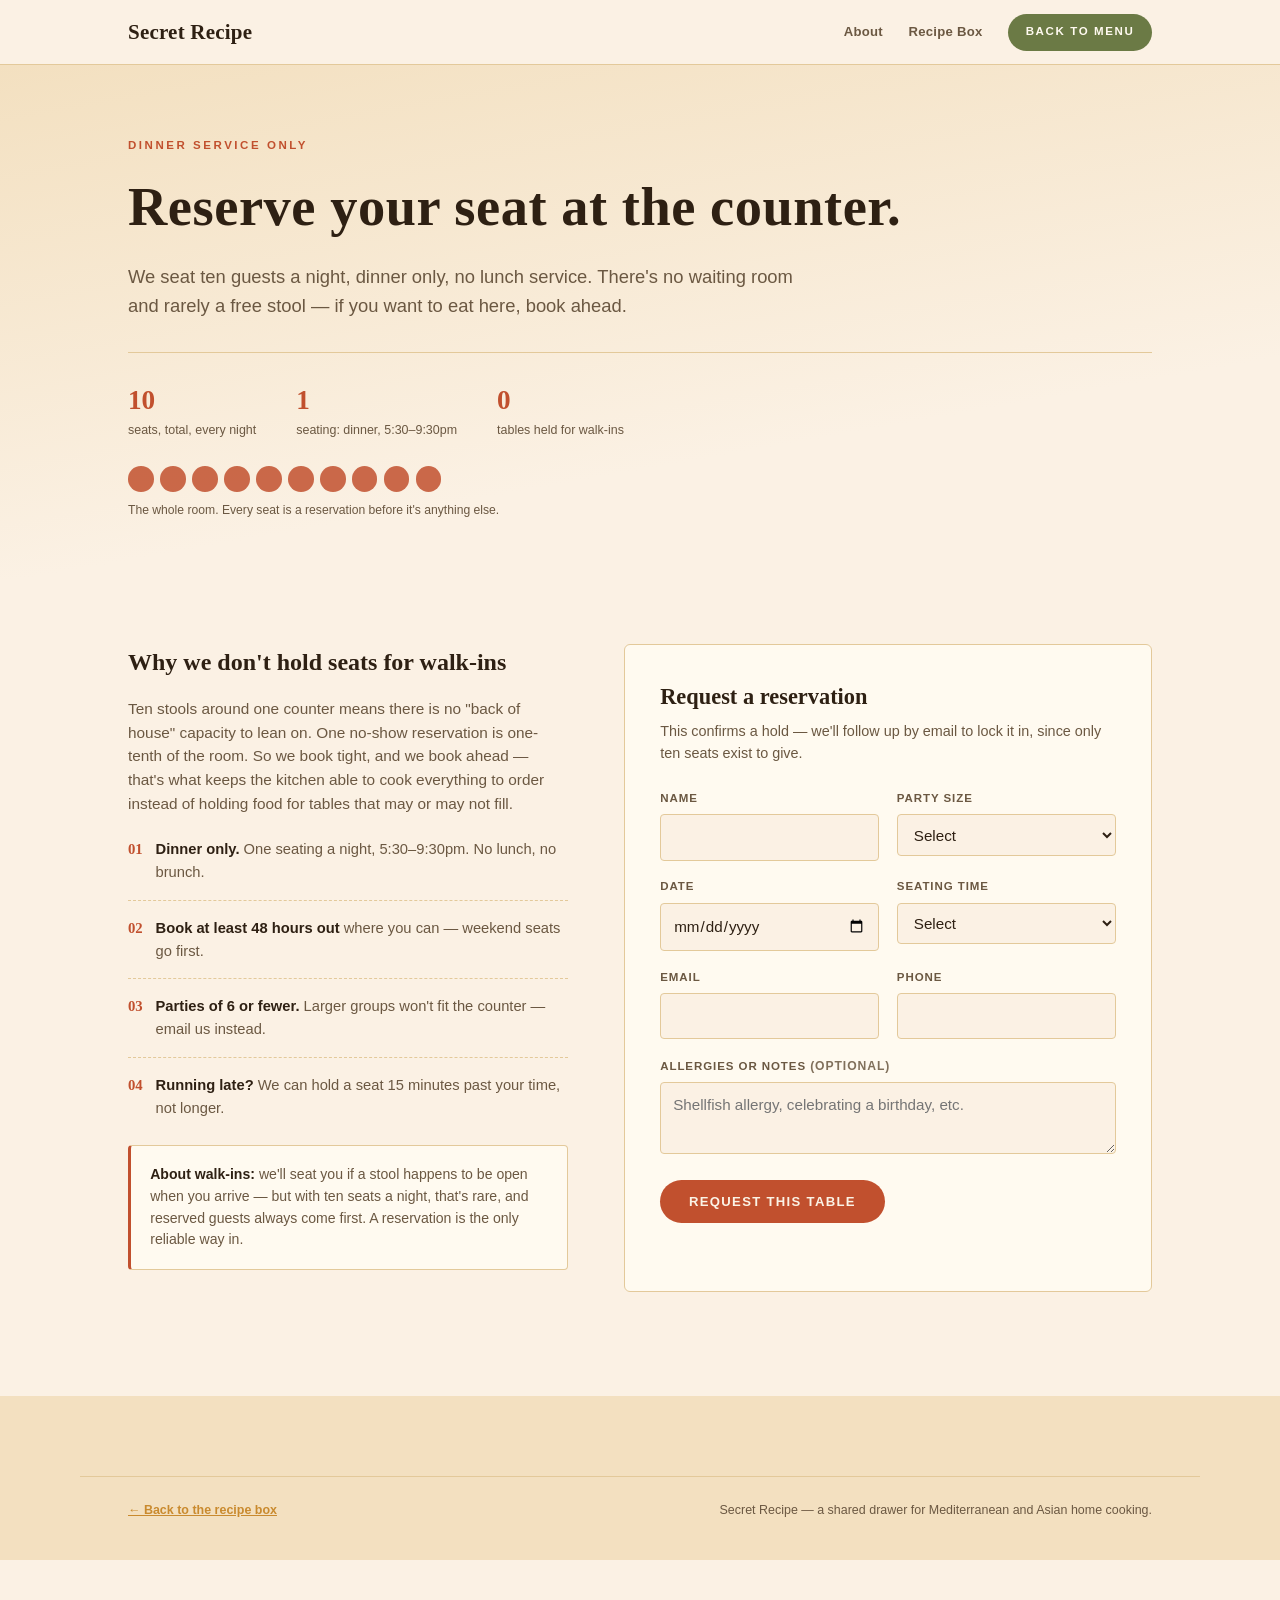
<file: booking.html>
<!doctype html>
<html>
<head>
<meta charset="utf-8" />
<meta http-equiv="refresh" content="0; url=index.html#booking" />
<title>Reserve a Table — Secret Recipe</title>
</head>
<body>
<p>Redirecting to <a href="index.html#booking">the reservation page</a>…</p>
</body>
</html>
</file>
